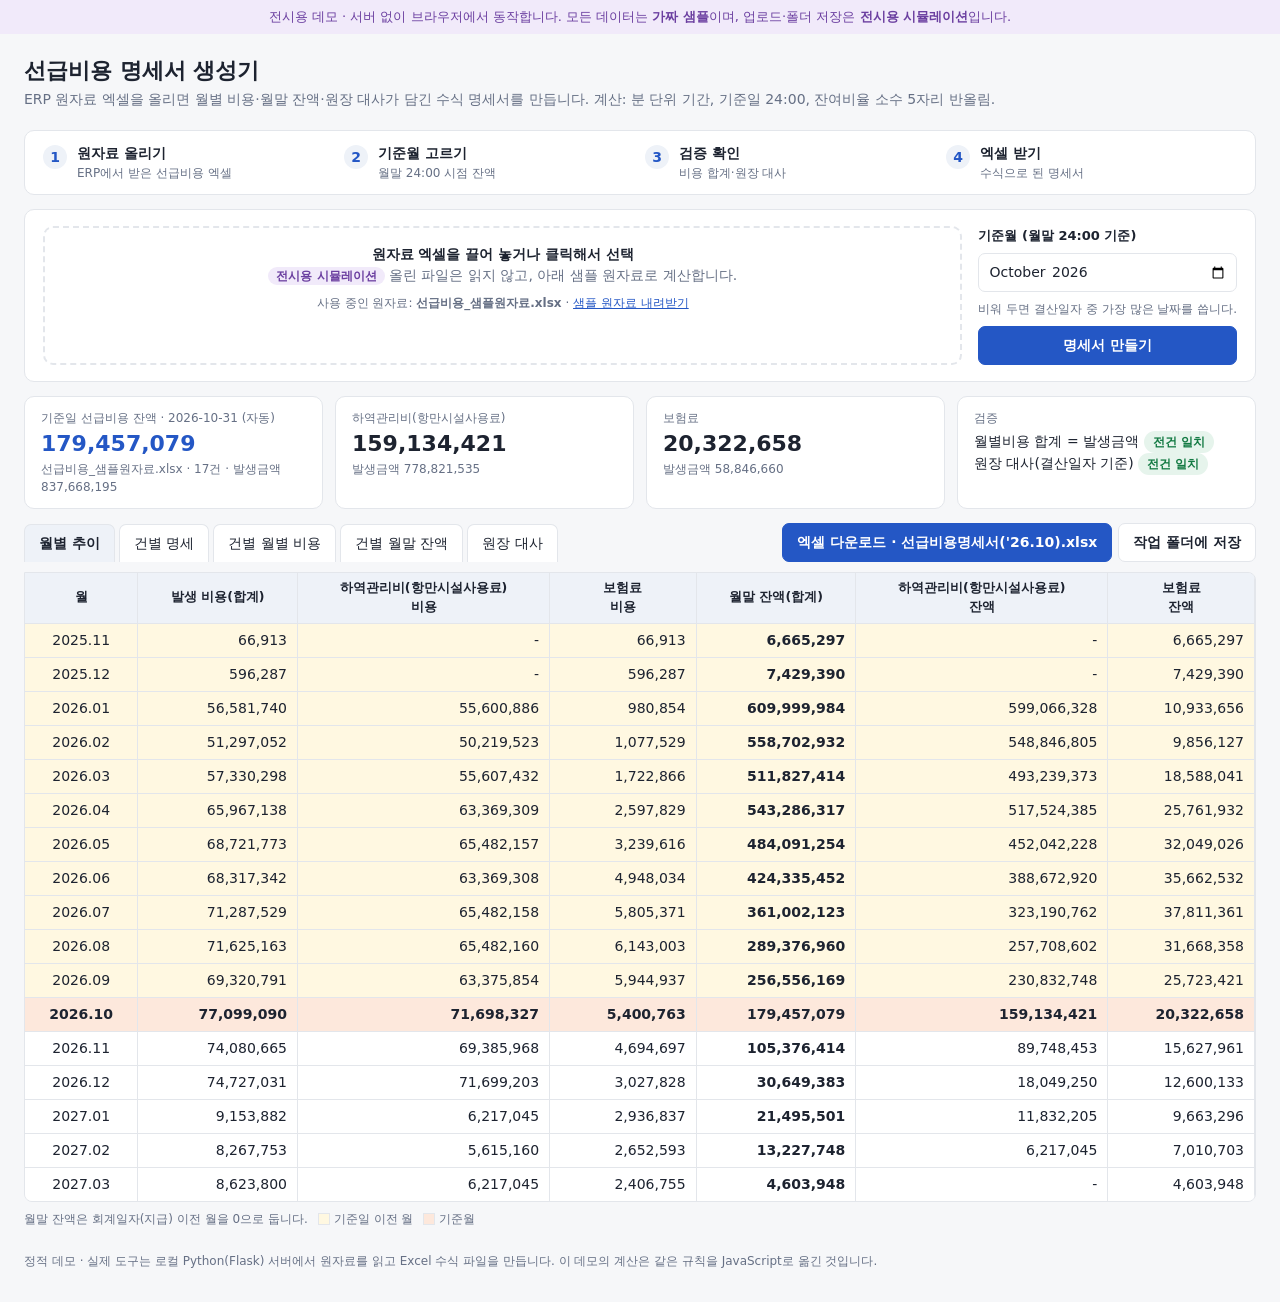
<file: demo-static/index.html>
<!doctype html>
<html lang="ko">
<head>
<meta charset="utf-8">
<meta name="viewport" content="width=device-width, initial-scale=1">
<title>선급비용 명세서 생성기 · 전시용 데모</title>
<meta name="description" content="선급비용 원자료로 월별 비용·월말 잔액·원장 대사 명세서를 만드는 도구의 정적 데모">
<link rel="icon" href="./assets/favicon.svg" type="image/svg+xml">
<link rel="stylesheet" href="./assets/style.css">
</head>
<body>
<div class="simbar">전시용 데모 · 서버 없이 브라우저에서 동작합니다. 모든 데이터는 <b>가짜 샘플</b>이며, 업로드·폴더 저장은 <b>전시용 시뮬레이션</b>입니다.</div>
<header>
  <h1>선급비용 명세서 생성기</h1>
  <p>ERP 원자료 엑셀을 올리면 월별 비용·월말 잔액·원장 대사가 담긴 수식 명세서를 만듭니다. 계산: 분 단위 기간, 기준일 24:00, 잔여비율 소수 5자리 반올림.</p>
</header>
<main>
  <section class="panel intro">
    <ol class="flow">
      <li><b>원자료 올리기</b><span>ERP에서 받은 선급비용 엑셀</span></li>
      <li><b>기준월 고르기</b><span>월말 24:00 시점 잔액</span></li>
      <li><b>검증 확인</b><span>비용 합계·원장 대사</span></li>
      <li><b>엑셀 받기</b><span>수식으로 된 명세서</span></li>
    </ol>
  </section>

  <section class="panel">
    <div class="inputs">
      <div class="drop" id="drop" tabindex="0" role="button" aria-label="원자료 선택 (전시용 시뮬레이션)">
        <input type="file" id="file" accept=".xlsx,.xlsm" hidden>
        <div id="dropText"><strong>원자료 엑셀을 끌어 놓거나 클릭해서 선택</strong><br>
          <span class="sim">전시용 시뮬레이션</span> 올린 파일은 읽지 않고, 아래 샘플 원자료로 계산합니다.</div>
        <div class="srcline">사용 중인 원자료: <b id="srcName"></b> · <a href="./assets/samples/sample-raw.xlsx" download="선급비용_샘플원자료.xlsx" id="rawLink">샘플 원자료 내려받기</a></div>
      </div>
      <div class="side">
        <label for="month">기준월 (월말 24:00 기준)</label>
        <input type="month" id="month" min="2025-11" max="2027-05">
        <span class="hint">비워 두면 결산일자 중 가장 많은 날짜를 씁니다.</span>
        <button class="primary" id="run">명세서 만들기</button>
      </div>
    </div>
  </section>

  <div id="msgs" aria-live="polite"></div>

  <div id="result" class="hidden">
    <div class="kpis" id="kpis"></div>
    <div class="bar">
      <div class="tabs" id="tabs" role="tablist">
        <button data-t="month" class="on">월별 추이</button>
        <button data-t="items">건별 명세</button>
        <button data-t="matrix">건별 월별 비용</button>
        <button data-t="balmatrix">건별 월말 잔액</button>
        <button data-t="ledger">원장 대사</button>
      </div>
      <div class="actions">
        <a id="dl" class="btn primary" href="#">엑셀 다운로드</a>
        <button id="save">작업 폴더에 저장</button>
      </div>
    </div>
    <div class="tablewrap"><table id="tbl"></table></div>
    <div class="legend" id="legend"></div>
  </div>
</main>
<footer>정적 데모 · 실제 도구는 로컬 Python(Flask) 서버에서 원자료를 읽고 Excel 수식 파일을 만듭니다. 이 데모의 계산은 같은 규칙을 JavaScript로 옮긴 것입니다.</footer>
<script src="./assets/sample-data.js"></script>
<script src="./assets/engine.js"></script>
<script src="./assets/app.js"></script>
</body>
</html>
</file>
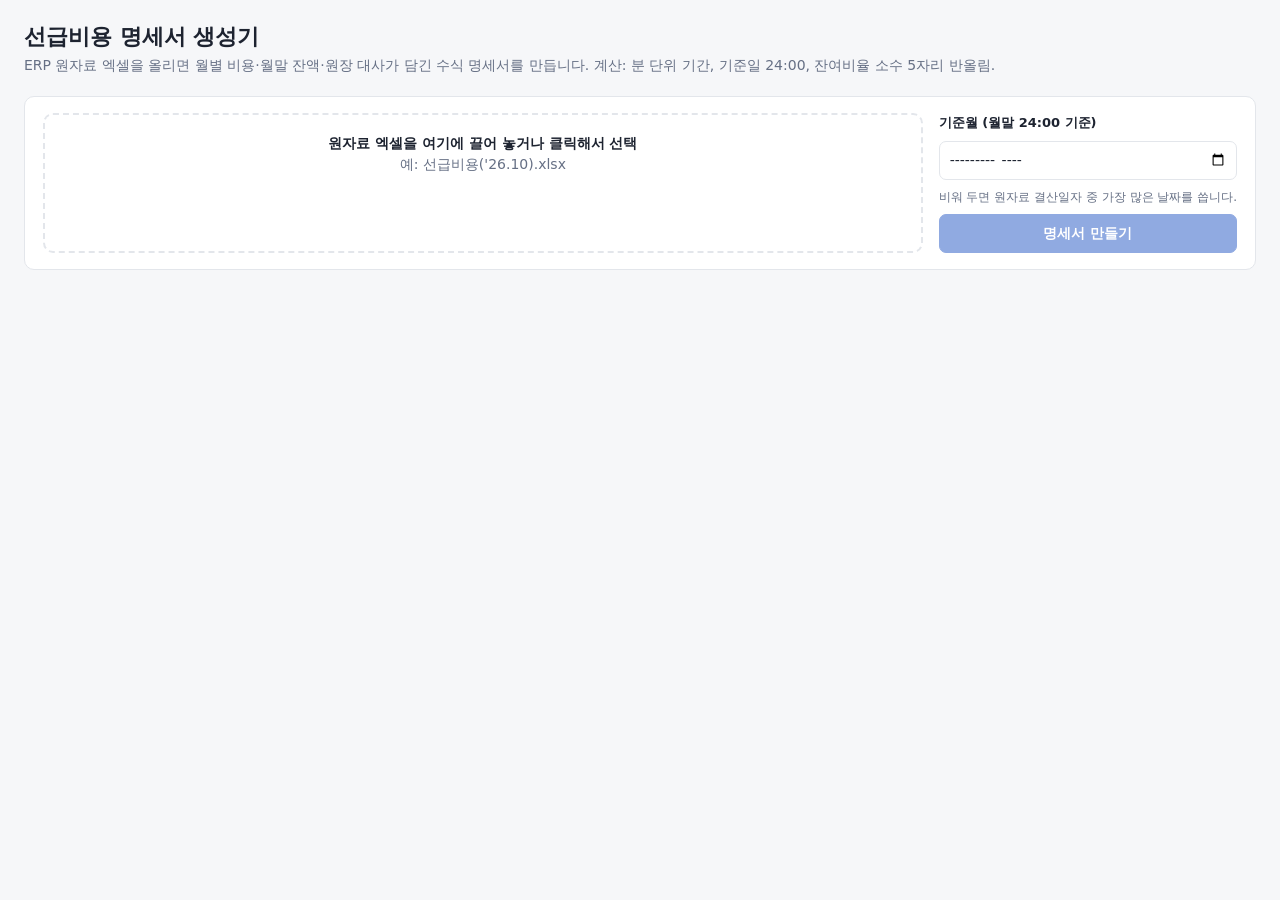
<file: webapp/templates/index.html>
<!doctype html>
<html lang="ko">
<head>
<meta charset="utf-8">
<meta name="viewport" content="width=device-width, initial-scale=1">
<title>선급비용 명세서</title>
<style>
:root{
  --bg:#f6f7f9; --panel:#fff; --ink:#1d2330; --muted:#667085; --line:#e3e6eb; --head:#eef2f8;
  --accent:#2457c5; --accent-ink:#fff; --ok:#137a43; --ok-bg:#e6f4ec; --bad:#c0262d; --bad-bg:#fdecec;
  --warn:#8a5a00; --warn-bg:#fff4d6; --past:#fff8e1; --cur:#fde8dc; --mono:"Consolas","D2Coding",monospace;
}
@media (prefers-color-scheme: dark){
  :root{ --bg:#14171c; --panel:#1c2027; --ink:#e6e9ef; --muted:#9aa3b2; --line:#2e343e; --head:#232a35;
    --accent:#6c97ff; --accent-ink:#0b1020; --ok:#5fd394; --ok-bg:#16301f; --bad:#ff7b7b; --bad-bg:#3a1a1c;
    --warn:#ffcf66; --warn-bg:#3a2f12; --past:#2c2816; --cur:#3d2418; }
}
*{box-sizing:border-box}
body{margin:0;background:var(--bg);color:var(--ink);font:14px/1.5 "Malgun Gothic","맑은 고딕",system-ui,sans-serif}
header{padding:20px 24px 8px;max-width:1400px;margin:0 auto}
h1{font-size:22px;margin:0 0 2px}
header p{margin:0;color:var(--muted)}
main{max-width:1400px;margin:0 auto;padding:12px 24px 48px}
.panel{background:var(--panel);border:1px solid var(--line);border-radius:10px;padding:16px 18px;margin-bottom:14px}
.inputs{display:grid;grid-template-columns:1fr auto;gap:16px;align-items:stretch}
.drop{border:2px dashed var(--line);border-radius:10px;padding:18px;text-align:center;cursor:pointer;color:var(--muted);transition:.15s}
.drop.hover,.drop:hover{border-color:var(--accent);color:var(--ink)}
.drop strong{color:var(--ink)}
.side{display:flex;flex-direction:column;gap:8px;min-width:240px}
label{font-weight:600;font-size:13px}
input[type=month]{font:inherit;padding:7px 9px;border:1px solid var(--line);border-radius:7px;background:var(--panel);color:var(--ink)}
.hint{font-size:12px;color:var(--muted)}
button{font:inherit;font-weight:600;padding:8px 14px;border-radius:7px;border:1px solid var(--line);background:var(--panel);color:var(--ink);cursor:pointer}
button.primary{background:var(--accent);color:var(--accent-ink);border-color:var(--accent)}
button:disabled{opacity:.5;cursor:default}
.msg{padding:10px 14px;border-radius:8px;margin-bottom:10px}
.msg.warn{background:var(--warn-bg);color:var(--warn)}
.msg.err{background:var(--bad-bg);color:var(--bad)}
.msg.ok{background:var(--ok-bg);color:var(--ok)}
.kpis{display:grid;grid-template-columns:repeat(auto-fit,minmax(200px,1fr));gap:12px;margin-bottom:14px}
.kpi{background:var(--panel);border:1px solid var(--line);border-radius:10px;padding:12px 16px}
.kpi .t{font-size:12px;color:var(--muted)}
.kpi .v{font-size:22px;font-weight:700;font-variant-numeric:tabular-nums}
.kpi .s{font-size:12px;color:var(--muted)}
.kpi.main .v{color:var(--accent)}
.badge{display:inline-block;padding:2px 9px;border-radius:99px;font-size:12px;font-weight:700}
.badge.ok{background:var(--ok-bg);color:var(--ok)} .badge.bad{background:var(--bad-bg);color:var(--bad)}
.bar{display:flex;flex-wrap:wrap;gap:8px;align-items:center;justify-content:space-between;margin-bottom:10px}
.tabs{display:flex;gap:4px;flex-wrap:wrap}
.tabs button{border-radius:7px 7px 0 0;border-bottom:none;font-weight:500}
.tabs button.on{background:var(--head);font-weight:700}
.tablewrap{overflow:auto;max-height:70vh;border:1px solid var(--line);border-radius:0 8px 8px 8px}
table{border-collapse:separate;border-spacing:0;width:max-content;min-width:100%;font-variant-numeric:tabular-nums}
th,td{padding:6px 10px;border-bottom:1px solid var(--line);border-right:1px solid var(--line);white-space:nowrap;background:var(--panel)}
th{background:var(--head);position:sticky;top:0;z-index:2;font-size:12.5px;text-align:center}
td.n{text-align:right} td.c{text-align:center}
td.memo{max-width:340px;overflow:hidden;text-overflow:ellipsis}
tr.tot td{font-weight:700;background:var(--head)}
td.past{background:var(--past)} td.cur,th.cur{background:var(--cur);font-weight:700}
td.bad{color:var(--bad);font-weight:700}
.stick{position:sticky;left:0;z-index:1} th.stick{z-index:3}
.stick2{position:sticky;left:42px;z-index:1} th.stick2{z-index:3}
.legend{font-size:12px;color:var(--muted);margin-top:8px}
.legend i{display:inline-block;width:12px;height:12px;border:1px solid var(--line);vertical-align:-2px;margin:0 4px 0 10px}
.hidden{display:none}
.spinner{display:inline-block;width:14px;height:14px;border:2px solid currentColor;border-right-color:transparent;border-radius:50%;animation:sp .7s linear infinite;vertical-align:-2px}
@keyframes sp{to{transform:rotate(360deg)}}
@media (max-width:720px){ header,main{padding-left:16px;padding-right:16px} .inputs{grid-template-columns:1fr} .side{min-width:0} }
</style>
</head>
<body>
<header>
  <h1>선급비용 명세서 생성기</h1>
  <p>ERP 원자료 엑셀을 올리면 월별 비용·월말 잔액·원장 대사가 담긴 수식 명세서를 만듭니다. 계산: 분 단위 기간, 기준일 24:00, 잔여비율 소수 5자리 반올림.</p>
</header>
<main>
  <section class="panel">
    <div class="inputs">
      <div class="drop" id="drop">
        <input type="file" id="file" accept=".xlsx,.xlsm" hidden>
        <div id="dropText"><strong>원자료 엑셀을 여기에 끌어 놓거나 클릭해서 선택</strong><br>예: 선급비용('26.10).xlsx</div>
      </div>
      <div class="side">
        <label for="month">기준월 (월말 24:00 기준)</label>
        <input type="month" id="month">
        <span class="hint">비워 두면 원자료 결산일자 중 가장 많은 날짜를 씁니다.</span>
        <button class="primary" id="run" disabled>명세서 만들기</button>
      </div>
    </div>
  </section>

  <div id="msgs"></div>

  <div id="result" class="hidden">
    <div class="kpis" id="kpis"></div>
    <div class="bar">
      <div class="tabs" id="tabs">
        <button data-t="month" class="on">월별 추이</button>
        <button data-t="items">건별 명세</button>
        <button data-t="matrix">건별 월별 비용</button>
        <button data-t="balmatrix">건별 월말 잔액</button>
        <button data-t="ledger">원장 대사</button>
      </div>
      <div>
        <button id="dl" class="primary">엑셀 다운로드</button>
        <button id="save">작업 폴더에 저장</button>
      </div>
    </div>
    <div class="tablewrap"><table id="tbl"></table></div>
    <div class="legend" id="legend"></div>
  </div>
</main>

<script>
const $ = s => document.querySelector(s);
const fmt = v => v == null || v === '' ? '' : (Math.round(v) === 0 ? '-' : Math.round(v).toLocaleString('ko-KR'));
const esc = s => String(s ?? '').replace(/[&<>"]/g, c => ({'&':'&amp;','<':'&lt;','>':'&gt;','"':'&quot;'}[c]));
let file = null, src = null, R = null, tab = 'month';   // src: 마지막으로 고른 원자료 (Vercel에서는 다시 만들 때마다 재전송)

const drop = $('#drop'), fi = $('#file');
drop.onclick = () => fi.click();
fi.onchange = () => pick(fi.files[0]);
['dragover','dragenter'].forEach(e => drop.addEventListener(e, ev => {ev.preventDefault(); drop.classList.add('hover');}));
['dragleave','drop'].forEach(e => drop.addEventListener(e, ev => {ev.preventDefault(); drop.classList.remove('hover');}));
drop.addEventListener('drop', ev => pick(ev.dataTransfer.files[0]));
function pick(f){
  if(!f) return;
  file = f; src = f; R = null;
  $('#dropText').innerHTML = `<strong>${esc(f.name)}</strong><br>${(f.size/1024).toFixed(0)} KB · 다른 파일로 바꾸려면 클릭`;
  $('#run').disabled = false;
  const m = f.name.match(/'(\d{2})\.(\d{1,2})\)/);
  if(m) $('#month').value = `20${m[1]}-${m[2].padStart(2,'0')}`;
}
$('#month').onchange = () => { if(R) $('#run').disabled = false; };

function monthEnd(v){ const [y,m] = v.split('-').map(Number); const d = new Date(y, m, 0).getDate(); return `${v}-${String(d).padStart(2,'0')}`; }
function msg(html, cls){ $('#msgs').insertAdjacentHTML('beforeend', `<div class="msg ${cls}">${html}</div>`); }

$('#run').onclick = async () => {
  const fd = new FormData();
  if(R && R.cloud && !file) fd.append('file', src);
  else if(R && !file) fd.append('job', R.job); else if(file) fd.append('file', file);
  if($('#month').value) fd.append('base_date', monthEnd($('#month').value));
  const b = $('#run'); b.disabled = true; b.innerHTML = '<span class="spinner"></span> 만드는 중…';
  $('#msgs').innerHTML = '';
  try{
    const res = await fetch('/api/build', {method:'POST', body:fd});
    const j = await res.json();
    if(!res.ok) throw new Error(j.error || res.statusText);
    R = j; file = null;
    if(!$('#month').value) $('#month').value = R.base.slice(0,7);
    render();
  }catch(e){ msg(esc(e.message), 'err'); }
  finally{ b.textContent = '명세서 만들기'; b.disabled = !R && !file; }
};

function render(){
  $('#result').classList.remove('hidden');
  R.warnings.forEach(w => msg('⚠ ' + esc(w), 'warn'));
  const ok1 = R.check_sum_ok, ok2 = R.ledger_ok;
  const acctTiles = R.by_account.map(a => `<div class="kpi"><div class="t">${esc(a.acct)}</div><div class="v">${fmt(a.balance)}</div><div class="s">발생금액 ${fmt(a.amount)}</div></div>`).join('');
  $('#kpis').innerHTML = `
    <div class="kpi main"><div class="t">기준일 선급비용 잔액 · ${R.base}${R.base_auto?' (자동)':''}</div><div class="v">${fmt(R.total_balance)}</div><div class="s">${esc(R.source_name)} · ${R.n}건 · 발생금액 ${fmt(R.total_amount)}</div></div>
    ${acctTiles}
    <div class="kpi"><div class="t">검증</div>
      <div style="margin-top:4px">월별비용 합계 = 발생금액 <span class="badge ${ok1?'ok':'bad'}">${ok1?'전건 일치':'불일치 '+R.check_sum_bad.length+'건'}</span></div>
      ${R.has_ledger?`<div>원장 대사(결산일자 기준) <span class="badge ${ok2?'ok':'bad'}">${ok2?'전건 일치':'차이 '+R.ledger_bad.length+'건'}</span></div>`:'<div class="s">발생계산금액 열 없음 — 원장 대사 생략</div>'}
    </div>`;
  $('#dl').textContent = `엑셀 다운로드 · ${R.filename}`;
  $('#save').classList.toggle('hidden', !!R.cloud);
  draw();
}

document.querySelectorAll('#tabs button').forEach(b => b.onclick = () => {
  document.querySelectorAll('#tabs button').forEach(x => x.classList.toggle('on', x === b));
  tab = b.dataset.t; draw();
});

function mcls(i){ const m = R.months[i], bm = R.base.slice(0,7); return m === bm ? 'cur' : (m < bm ? 'past' : ''); }
const mlabel = m => `${m.slice(0,4)}.${m.slice(5)}`;

function draw(){
  const T = $('#tbl'); let h = '';
  const legendMonths = '<i style="background:var(--past)"></i>기준일 이전 월<i style="background:var(--cur)"></i>기준월';
  if(tab === 'month'){
    h = `<tr><th>월</th><th>발생 비용(합계)</th>${R.by_account.map(a=>`<th>${esc(a.acct)}<br>비용</th>`).join('')}<th>월말 잔액(합계)</th>${R.by_account.map(a=>`<th>${esc(a.acct)}<br>잔액</th>`).join('')}</tr>`;
    R.months.forEach((m,i) => {
      const c = mcls(i);
      h += `<tr><td class="c ${c}">${mlabel(m)}</td><td class="n ${c}">${fmt(R.month_expense[i])}</td>${R.by_account.map(a=>`<td class="n ${c}">${fmt(a.expense[i])}</td>`).join('')}<td class="n ${c}"><b>${fmt(R.month_balance[i])}</b></td>${R.by_account.map(a=>`<td class="n ${c}">${fmt(a.month_balance[i])}</td>`).join('')}</tr>`;
    });
    h += `<tr class="tot"><td class="c">합계</td><td class="n">${fmt(R.month_expense.reduce((s,v)=>s+v,0))}</td>${R.by_account.map(a=>`<td class="n">${fmt(a.expense.reduce((s,v)=>s+v,0))}</td>`).join('')}<td></td>${R.by_account.map(()=>'<td></td>').join('')}</tr>`;
    $('#legend').innerHTML = '월말 잔액은 회계일자(지급) 이전 월을 0으로 둡니다.' + legendMonths;
  } else if(tab === 'items'){
    h = '<tr><th>No</th><th>전표번호</th><th>회계일자</th><th>계정과목명</th><th>거래처명</th><th>적요</th><th>발생금액</th><th>시작시간</th><th>종료시간</th><th>총기간(분)</th><th>잔여기간(분)</th><th>잔여비율</th><th>기준일까지 비용 누계</th><th>기준일 잔액</th></tr>';
    R.items.forEach(x => h += `<tr><td class="c">${x.no}</td><td>${esc(x.voucher)}</td><td class="c">${x.pay}</td><td>${esc(x.acct)}</td><td>${esc(x.vendor)}</td><td class="memo" title="${esc(x.memo)}">${esc(x.memo)}</td><td class="n">${fmt(x.amt)}</td><td class="c">${x.start}</td><td class="c">${x.end}</td><td class="n">${x.total_min.toLocaleString()}</td><td class="n">${x.rem_min.toLocaleString()}</td><td class="c">${x.ratio.toFixed(5)}</td><td class="n">${fmt(x.cum)}</td><td class="n"><b>${fmt(x.base_bal)}</b></td></tr>`);
    h += `<tr class="tot"><td colspan="6" class="c">합계</td><td class="n">${fmt(R.total_amount)}</td><td colspan="5"></td><td class="n">${fmt(R.total_amount - R.total_balance)}</td><td class="n">${fmt(R.total_balance)}</td></tr>`;
    $('#legend').innerHTML = `원자료 시트 '${esc(R.sheet)}' ${R.first}~${R.last}행. 잔여비율 = ROUND(잔여분 ÷ 총분, 5), 잔액 = ROUND(발생금액 × 잔여비율, 0).`;
  } else if(tab === 'matrix' || tab === 'balmatrix'){
    const key = tab === 'matrix' ? 'expense' : 'balance';
    h = `<tr><th class="stick">No</th><th class="stick2">계정과목명</th><th>거래처명</th><th>발생금액</th>${R.months.map((m,i)=>`<th class="${mcls(i)==='cur'?'cur':''}">${mlabel(m)}</th>`).join('')}${key==='expense'?'<th>합계</th>':''}</tr>`;
    R.items.forEach(x => {
      h += `<tr><td class="c stick">${x.no}</td><td class="stick2">${esc(x.acct)}</td><td>${esc(x.vendor)}</td><td class="n">${fmt(x.amt)}</td>${x[key].map((v,i)=>`<td class="n ${mcls(i)}">${fmt(v)}</td>`).join('')}${key==='expense'?`<td class="n"><b>${fmt(x.expense.reduce((s,v)=>s+v,0))}</b></td>`:''}</tr>`;
    });
    const tots = key === 'expense' ? R.month_expense : R.month_balance;
    h += `<tr class="tot"><td class="stick"></td><td class="stick2">합계</td><td></td><td class="n">${fmt(R.total_amount)}</td>${tots.map(v=>`<td class="n">${fmt(v)}</td>`).join('')}${key==='expense'?`<td class="n">${fmt(tots.reduce((s,v)=>s+v,0))}</td>`:''}</tr>`;
    $('#legend').innerHTML = (key==='expense' ? '월별 비용 = 전월말 잔액 − 당월말 잔액. 건별 합계는 발생금액과 같습니다.' : '각 월말 24:00 기준 잔액. 회계일자 이전 월은 0.') + legendMonths;
  } else {
    if(!R.has_ledger){ T.innerHTML = '<tr><td>원자료에 발생계산금액 열이 없어 원장 대사를 하지 않았습니다.</td></tr>'; $('#legend').innerHTML=''; return; }
    h = '<tr><th>No</th><th>원자료 행</th><th>계정과목명</th><th>거래처명</th><th>적요</th><th>원장 결산일자</th><th>원장 잔액<br>(발생계산금액)</th><th>결산일자 기준<br>재계산 잔액</th><th>차이</th></tr>';
    R.items.forEach(x => h += `<tr><td class="c">${x.no}</td><td class="c">${x.row}</td><td>${esc(x.acct)}</td><td>${esc(x.vendor)}</td><td class="memo" title="${esc(x.memo)}">${esc(x.memo)}</td><td class="c">${x.close || '(기준일)'}</td><td class="n">${fmt(x.ledger)}</td><td class="n">${fmt(x.recalc)}</td><td class="n ${x.diff&&Math.abs(x.diff)>0.5?'bad':''}">${fmt(x.diff)}</td></tr>`);
    const sum = k => R.items.reduce((s,x)=>s+(x[k]||0),0);
    h += `<tr class="tot"><td colspan="6" class="c">합계</td><td class="n">${fmt(sum('ledger'))}</td><td class="n">${fmt(sum('recalc'))}</td><td class="n">${fmt(sum('diff'))}</td></tr>`;
    const dist = Object.entries(R.close_dist).map(([d,c])=>`${d} ${c}건`).join(', ');
    $('#legend').innerHTML = `원자료에는 이전 결산에서 넘어온 행이 섞여 있으므로 각 행의 결산일자 시점 잔액과 비교합니다. 결산일자 분포: ${esc(dist)}`;
  }
  T.innerHTML = h;
}

$('#dl').onclick = () => {
  if(!R.xlsx_b64){ location.href = '/api/download/' + R.job; return; }
  const bin = atob(R.xlsx_b64), buf = new Uint8Array(bin.length);
  for(let i = 0; i < bin.length; i++) buf[i] = bin.charCodeAt(i);
  const a = document.createElement('a');
  a.href = URL.createObjectURL(new Blob([buf], {type:'application/vnd.openxmlformats-officedocument.spreadsheetml.sheet'}));
  a.download = R.filename; a.click();
  setTimeout(() => URL.revokeObjectURL(a.href), 1000);
};
$('#save').onclick = async () => {
  let res = await fetch('/api/save/' + R.job, {method:'POST'});
  if(res.status === 409){
    if(!confirm(`작업 폴더에 ${R.filename} 파일이 이미 있습니다.\n직접 고친 내용이 있다면 사라집니다. 덮어쓸까요?`)) return;
    res = await fetch('/api/save/' + R.job + '?overwrite=1', {method:'POST'});
  }
  const j = await res.json();
  $('#msgs').querySelectorAll('.ok').forEach(e => e.remove());
  if(res.ok) msg('저장했습니다: ' + esc(j.path) + ' — Excel에서 처음 열 때 수식이 다시 계산됩니다. 숫자를 한 번 확인해 주세요.', 'ok');
  else msg(esc(j.error), 'err');
};
</script>
</body>
</html>
</file>
<file: demo-static/assets/style.css>
:root{
  --bg:#f6f7f9; --panel:#fff; --ink:#1d2330; --muted:#667085; --line:#e3e6eb; --head:#eef2f8;
  --accent:#2457c5; --accent-ink:#fff; --ok:#137a43; --ok-bg:#e6f4ec; --bad:#c0262d; --bad-bg:#fdecec;
  --warn:#8a5a00; --warn-bg:#fff4d6; --past:#fff8e1; --cur:#fde8dc; --sim:#6b3fa0; --sim-bg:#f1eafa;
}
@media (prefers-color-scheme: dark){
  :root{ --bg:#14171c; --panel:#1c2027; --ink:#e6e9ef; --muted:#9aa3b2; --line:#2e343e; --head:#232a35;
    --accent:#6c97ff; --accent-ink:#0b1020; --ok:#5fd394; --ok-bg:#16301f; --bad:#ff7b7b; --bad-bg:#3a1a1c;
    --warn:#ffcf66; --warn-bg:#3a2f12; --past:#2c2816; --cur:#3d2418; --sim:#cfb2ff; --sim-bg:#2a2140; }
}
*{box-sizing:border-box}
body{margin:0;background:var(--bg);color:var(--ink);font:14px/1.5 "Malgun Gothic","맑은 고딕","Apple SD Gothic Neo","Noto Sans KR",system-ui,sans-serif}
.simbar{background:var(--sim-bg);color:var(--sim);text-align:center;padding:7px 16px;font-size:13px}
header{padding:20px 24px 8px;max-width:1400px;margin:0 auto}
h1{font-size:22px;margin:0 0 2px}
header p{margin:0;color:var(--muted)}
main{max-width:1400px;margin:0 auto;padding:12px 24px 24px}
footer{max-width:1400px;margin:0 auto;padding:0 24px 32px;color:var(--muted);font-size:12px}
.panel{background:var(--panel);border:1px solid var(--line);border-radius:10px;padding:16px 18px;margin-bottom:14px}
.intro{padding:12px 18px}
.flow{display:grid;grid-template-columns:repeat(4,1fr);gap:10px;margin:0;padding:0;list-style:none;counter-reset:s}
.flow li{counter-increment:s;display:flex;flex-direction:column;padding-left:34px;position:relative}
.flow li::before{content:counter(s);position:absolute;left:0;top:2px;width:24px;height:24px;border-radius:50%;background:var(--head);color:var(--accent);font-weight:700;text-align:center;line-height:24px}
.flow span{font-size:12px;color:var(--muted)}
.inputs{display:grid;grid-template-columns:1fr auto;gap:16px;align-items:stretch}
.drop{border:2px dashed var(--line);border-radius:10px;padding:16px;text-align:center;cursor:pointer;color:var(--muted);transition:.15s}
.drop.hover,.drop:hover,.drop:focus{border-color:var(--accent);color:var(--ink);outline:none}
.drop strong{color:var(--ink)}
.srcline{margin-top:8px;font-size:12px}
.srcline a{color:var(--accent)}
.sim{display:inline-block;background:var(--sim-bg);color:var(--sim);border-radius:99px;padding:0 8px;font-size:12px;font-weight:700}
.side{display:flex;flex-direction:column;gap:8px;min-width:240px}
label{font-weight:600;font-size:13px}
input[type=month]{font:inherit;padding:7px 9px;border:1px solid var(--line);border-radius:7px;background:var(--panel);color:var(--ink)}
.hint{font-size:12px;color:var(--muted)}
button,.btn{font:inherit;font-weight:600;padding:8px 14px;border-radius:7px;border:1px solid var(--line);background:var(--panel);color:var(--ink);cursor:pointer;text-decoration:none;display:inline-block}
.primary{background:var(--accent)!important;color:var(--accent-ink)!important;border-color:var(--accent)!important}
.btn.disabled{opacity:.5;pointer-events:none}
.msg{padding:10px 14px;border-radius:8px;margin-bottom:10px}
.msg.warn{background:var(--warn-bg);color:var(--warn)}
.msg.err{background:var(--bad-bg);color:var(--bad)}
.msg.ok{background:var(--ok-bg);color:var(--ok)}
.msg.simm{background:var(--sim-bg);color:var(--sim)}
.kpis{display:grid;grid-template-columns:repeat(auto-fit,minmax(200px,1fr));gap:12px;margin-bottom:14px}
.kpi{background:var(--panel);border:1px solid var(--line);border-radius:10px;padding:12px 16px}
.kpi .t{font-size:12px;color:var(--muted)}
.kpi .v{font-size:22px;font-weight:700;font-variant-numeric:tabular-nums}
.kpi .s{font-size:12px;color:var(--muted)}
.kpi.main .v{color:var(--accent)}
.badge{display:inline-block;padding:2px 9px;border-radius:99px;font-size:12px;font-weight:700}
.badge.ok{background:var(--ok-bg);color:var(--ok)} .badge.bad{background:var(--bad-bg);color:var(--bad)}
.bar{display:flex;flex-wrap:wrap;gap:8px;align-items:center;justify-content:space-between;margin-bottom:10px}
.actions{display:flex;gap:6px;flex-wrap:wrap}
.tabs{display:flex;gap:4px;flex-wrap:wrap}
.tabs button{border-radius:7px 7px 0 0;border-bottom:none;font-weight:500}
.tabs button.on{background:var(--head);font-weight:700}
.tablewrap{overflow:auto;max-height:70vh;border:1px solid var(--line);border-radius:0 8px 8px 8px}
table{border-collapse:separate;border-spacing:0;width:max-content;min-width:100%;font-variant-numeric:tabular-nums}
th,td{padding:6px 10px;border-bottom:1px solid var(--line);border-right:1px solid var(--line);white-space:nowrap;background:var(--panel)}
th{background:var(--head);position:sticky;top:0;z-index:2;font-size:12.5px;text-align:center}
td.n{text-align:right} td.c{text-align:center}
td.memo{max-width:340px;overflow:hidden;text-overflow:ellipsis}
tr.tot td{font-weight:700;background:var(--head)}
td.past{background:var(--past)} td.cur,th.cur{background:var(--cur);font-weight:700}
td.bad{color:var(--bad);font-weight:700}
.stick{position:sticky;left:0;z-index:1} th.stick{z-index:3}
.stick2{position:sticky;left:42px;z-index:1} th.stick2{z-index:3}
.legend{font-size:12px;color:var(--muted);margin-top:8px}
.legend i{display:inline-block;width:12px;height:12px;border:1px solid var(--line);vertical-align:-2px;margin:0 4px 0 10px}
.hidden{display:none}
@media (max-width:720px){
  header,main,footer{padding-left:16px;padding-right:16px}
  .inputs{grid-template-columns:1fr} .side{min-width:0}
  .flow{grid-template-columns:1fr 1fr}
}
</file>
